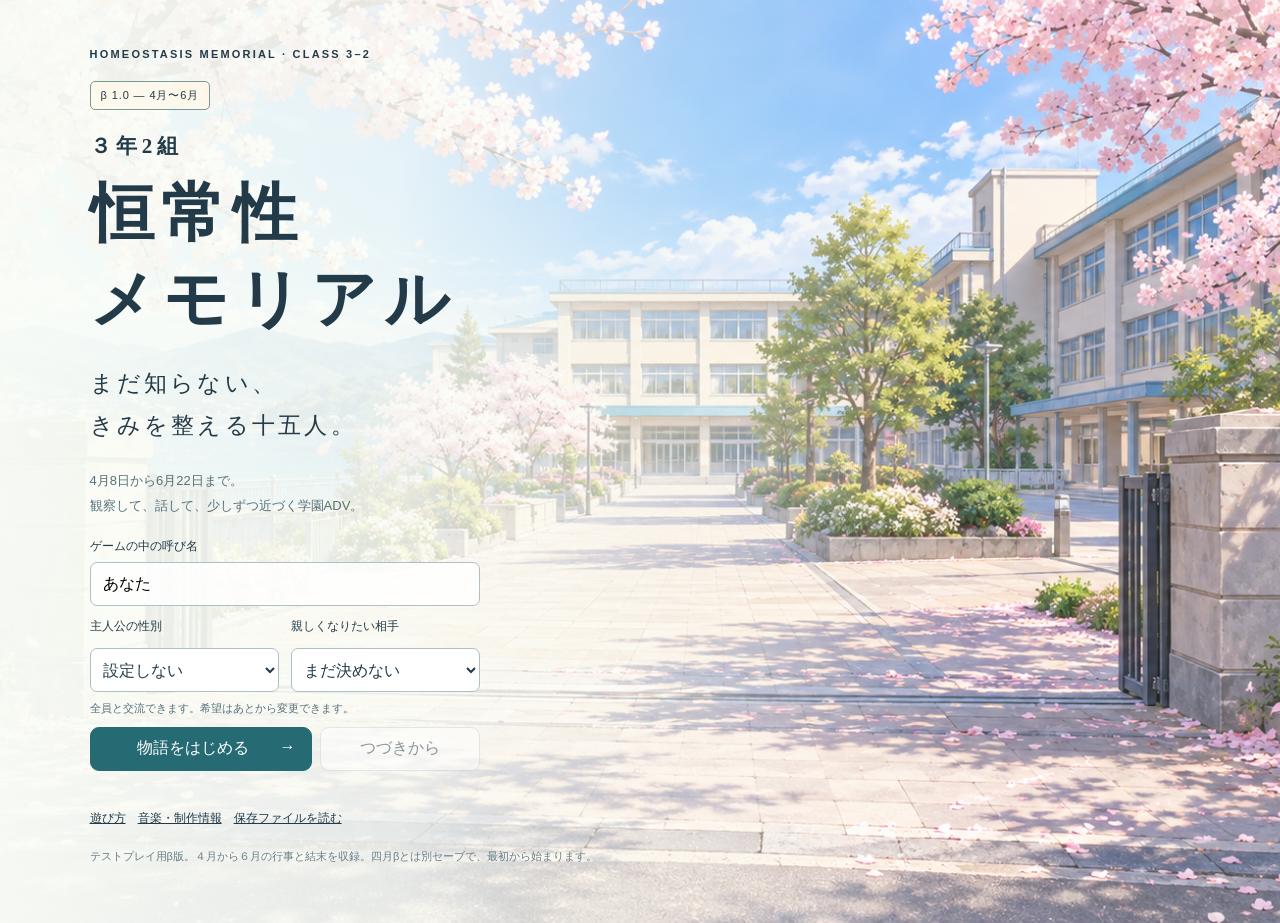
<file: index.html>
<!doctype html><html lang="ja"><head><meta charset="utf-8"><meta name="viewport" content="width=device-width,initial-scale=1,viewport-fit=cover"><meta name="theme-color" content="#193747"><title>３年2組恒常性メモリアル｜4月〜6月編 β</title><link rel="stylesheet" href="style.css"></head><body>
<main id="app">
 <section id="title-screen" aria-labelledby="game-title">
  <div class="title-shade"></div><div class="title-content"><p class="eyebrow">HOMEOSTASIS MEMORIAL · CLASS 3–2</p><span class="beta-label">β 1.0 — 4月〜6月</span><h1 id="game-title"><span>３年2組</span>恒常性<br>メモリアル</h1><p class="tagline">まだ知らない、<br>きみを整える十五人。</p><p class="title-detail">4月8日から6月22日まで。<br>観察して、話して、少しずつ近づく学園ADV。</p>
  <form id="start-form"><label for="player-name">ゲームの中の呼び名</label><input id="player-name" value="あなた" maxlength="12" autocomplete="off"><div class="start-preferences"><label for="player-gender">主人公の性別</label><select id="player-gender"><option value="unset">設定しない</option><option value="male">男子</option><option value="female">女子</option></select><label for="interest">親しくなりたい相手</label><select id="interest"><option value="undecided">まだ決めない</option><option value="all">全員</option><option value="male">男子</option><option value="female">女子</option></select></div><p class="preference-note">全員と交流できます。希望はあとから変更できます。</p><div class="title-buttons"><button class="primary" type="submit">物語をはじめる <span>→</span></button><button id="continue" type="button" disabled>つづきから</button></div></form><p id="title-message" role="status"></p><div class="title-links"><button id="help-title">遊び方</button><button id="credits-title">音楽・制作情報</button><button id="import-title">保存ファイルを読む</button></div><p class="beta-note">テストプレイ用β版。４月から６月の行事と結末を収録。四月βとは別セーブで、最初から始まります。</p></div>
 </section>
 <section id="game-screen" aria-label="ゲーム画面" hidden>
  <div id="background"></div><div class="scene-tint"></div>
  <header class="hud"><div class="date-box"><strong id="date"></strong><span id="period"></span></div><div class="place-box"><span class="beta-pill">3–2 β</span><strong id="place"></strong></div><nav aria-label="ゲームメニュー"><button id="map">地図</button><button id="notebook">手帳</button><button id="history">履歴</button><button id="save">保存</button><button id="settings">設定</button></nav><div id="status" aria-label="現在の状態"></div></header>
  <div id="scene-heading"><span id="chapter-label"></span><h2 id="scene-title"></h2></div>
  <div id="stage" aria-hidden="true"></div>
  <div id="toast" role="status" aria-live="polite"></div>
  <section id="choices" aria-label="選択肢" hidden><h2 id="choice-question"></h2><div id="choice-buttons"></div></section>
  <button id="dialogue" aria-label="会話を進める"><span id="speaker"></span><span id="text"></span><span class="next">タップ / Enter で進む ▾</span></button>
  <section id="activity" class="screen-panel" hidden></section>
  <section id="walk" class="screen-panel" hidden></section>
  <section id="night" class="screen-panel" hidden></section>
  <section id="notice" class="screen-panel compact" hidden></section>
  <section id="quiz" class="screen-panel compact" hidden></section>
  <section id="complete" class="screen-panel compact" hidden></section>
 </section>
</main>
<dialog id="modal"><div class="modal-top"><h2 id="modal-title"></h2><button id="modal-close" aria-label="閉じる">閉じる ×</button></div><div id="modal-body"></div></dialog>
<input id="save-file" type="file" accept="application/json,.json" hidden>
<script src="content.js"></script><script src="engine.js"></script><script src="app.js"></script>
</body></html>
</file>
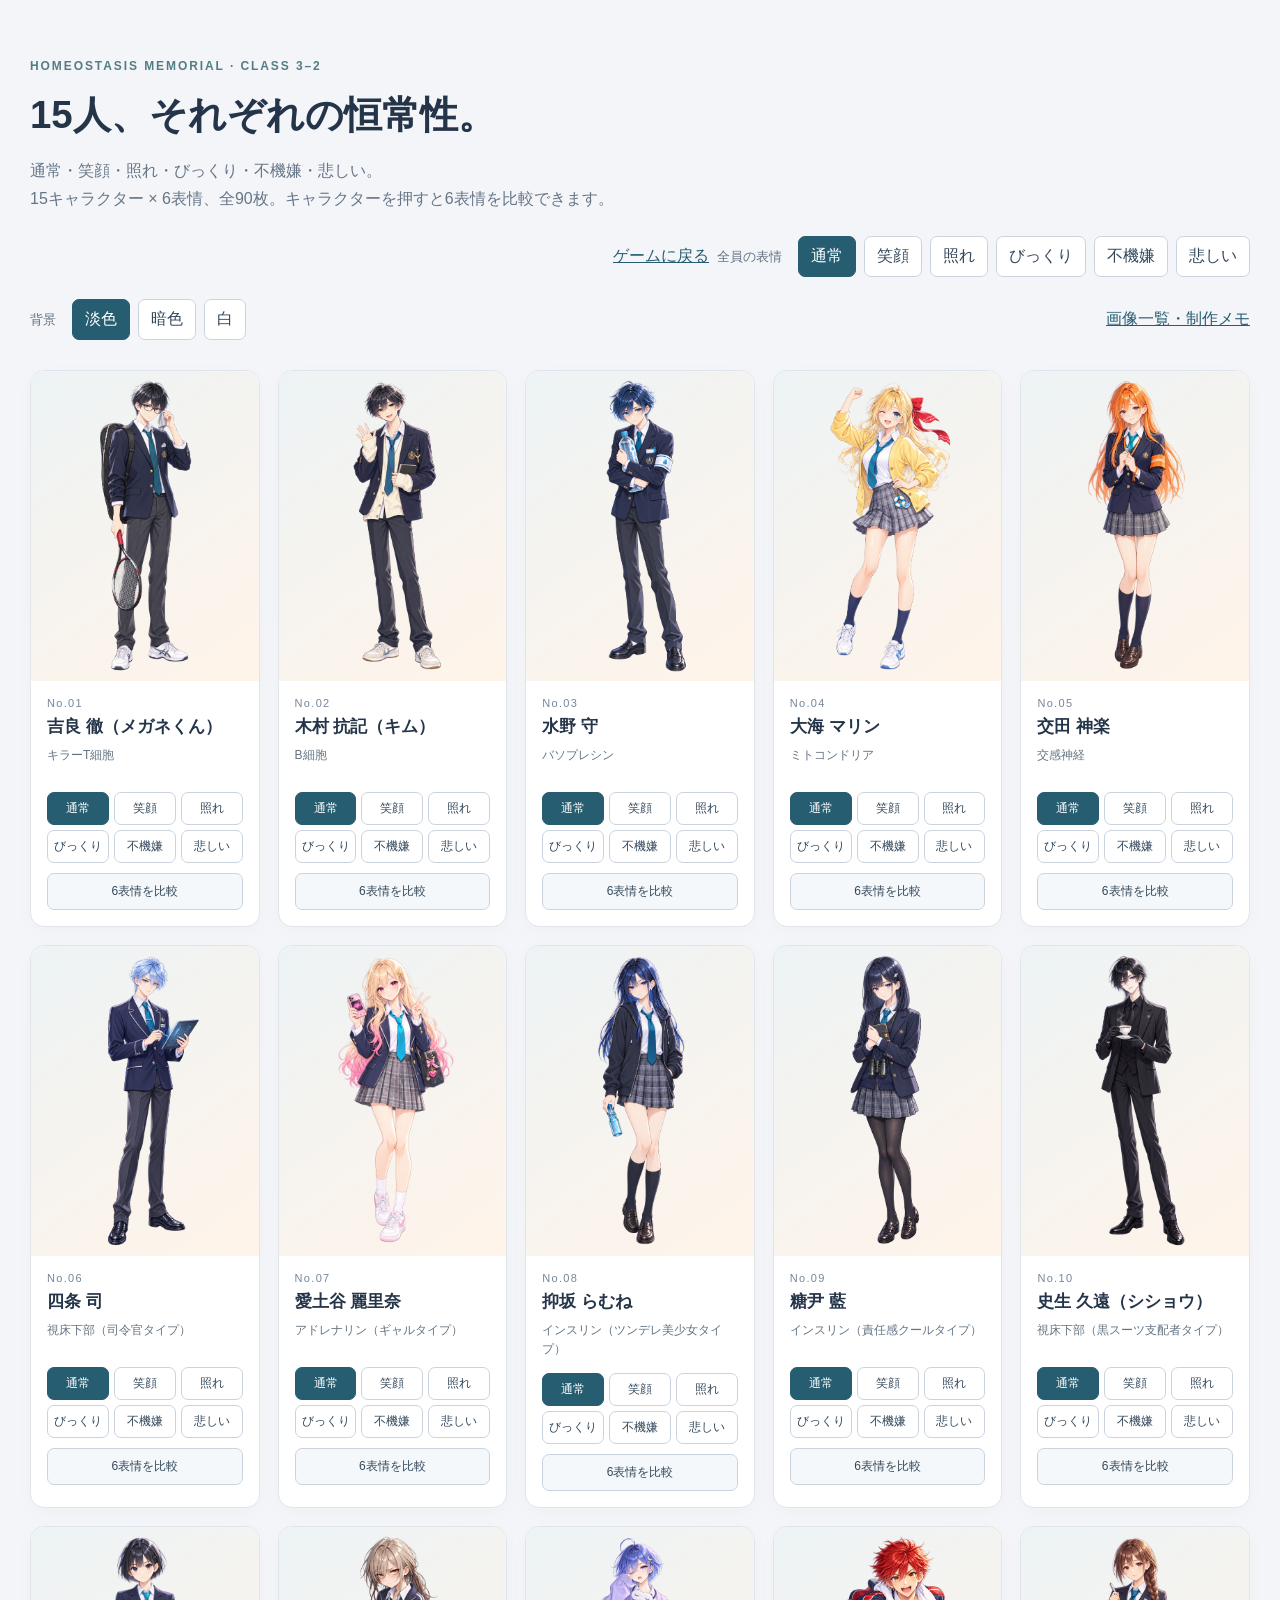
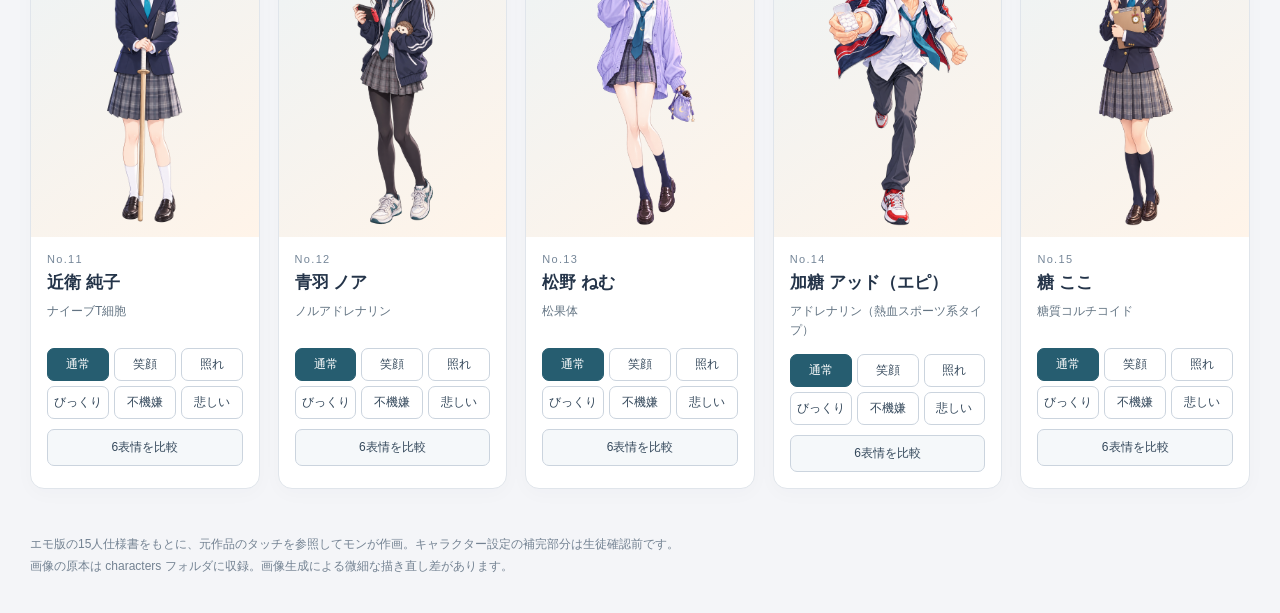
<file: character-gallery.html>
<!doctype html><html lang="ja"><meta charset="utf-8"><meta name="viewport" content="width=device-width, initial-scale=1"><title>３年2組 恒常性メモリアル｜15人のキャラクター一覧</title><style>
:root{font-family:-apple-system,BlinkMacSystemFont,"Hiragino Kaku Gothic ProN",sans-serif;color:#243449;background:#f4f5f8}*{box-sizing:border-box}body{margin:0}header{max-width:1440px;margin:auto;padding:44px 30px 25px}.eyebrow{color:#537d85;font-weight:700;letter-spacing:.16em;font-size:12px}h1{font-size:clamp(25px,3vw,42px);margin:12px 0}header p{color:#667587;line-height:1.8}.toolbar{display:flex;gap:8px;flex-wrap:wrap;align-items:center;margin-top:22px}button,a{touch-action:manipulation}button{font:inherit;cursor:pointer}button:focus-visible,a:focus-visible{outline:3px solid #087c99;outline-offset:3px}.toolbar button,.compare,.expressions button{border:1px solid #cbd4de;background:white;color:#34485b;border-radius:7px;padding:9px 12px}.toolbar button[aria-pressed=true],.expressions button[aria-pressed=true]{background:#265d70;color:white;border-color:#265d70}.toolbar span{font-size:13px;color:#637283;margin-right:8px}.toolbar a{margin-left:auto;color:#265d70}.grid{max-width:1440px;margin:auto;padding:5px 30px 45px;display:grid;grid-template-columns:repeat(5,minmax(0,1fr));gap:18px}article{border:1px solid #e0e5eb;border-radius:14px;background:white;overflow:hidden;box-shadow:0 5px 20px #24344906}.portrait{display:block;width:100%;height:310px;border:0;padding:9px 6px;background:linear-gradient(145deg,#edf3f5,#fff4e9)}.portrait img{height:100%;width:100%;object-fit:contain}.info{padding:16px}.no{font-size:11px;color:#758698;margin:0 0 6px;letter-spacing:.12em}h2{font-size:17px;margin:0 0 7px;line-height:1.4}.motif{font-size:12px;color:#637483;margin:0 0 14px;min-height:32px;line-height:1.6}.expressions{display:grid;grid-template-columns:repeat(3,1fr);gap:5px}.expressions button{padding:7px 2px;font-size:12px}.compare{width:100%;font-size:12px;margin-top:10px;background:#f5f8fa}dialog{border:0;border-radius:16px;width:min(1300px,96vw);max-width:96vw;max-height:94vh;padding:24px;background:#f8fafb;color:#243449}dialog::backdrop{background:#142635bb}.dialoghead{display:flex;justify-content:space-between;align-items:center;gap:15px;margin-bottom:15px}.dialoghead h2{font-size:22px}.dialoghead button{border:1px solid #bcc9d4;background:white;border-radius:7px;padding:9px 15px}.comparison{display:grid;grid-template-columns:repeat(6,minmax(0,1fr));gap:10px}.comparison figure{margin:0;background:white;border-radius:10px;padding:8px}.comparison img{width:100%;height:min(58vh,480px);object-fit:contain;background:#edf2f5}.comparison figcaption{text-align:center;padding:10px;font-size:14px}.comparison a{color:#265d70;font-size:11px;display:block;text-align:center;margin:4px}footer{max-width:1440px;margin:auto;padding:0 30px 35px;font-size:12px;color:#738292;line-height:1.8}body.dark .portrait,body.dark .comparison img{background:#1b2938}body.white .portrait,body.white .comparison img{background:white}@media(max-width:1100px){.grid{grid-template-columns:repeat(3,minmax(0,1fr))}}@media(max-width:650px){header{padding:26px 18px 18px}.grid{grid-template-columns:repeat(2,minmax(0,1fr));gap:10px;padding:0 12px 30px}.portrait{height:270px}.info{padding:11px}h2{font-size:15px}.comparison{grid-template-columns:repeat(2,minmax(0,1fr))}.comparison img{height:300px}.toolbar a{margin-left:0}}@media print{.toolbar,.expressions,.compare{display:none}.grid{grid-template-columns:repeat(5,1fr)}article{break-inside:avoid}.portrait{height:240px}}
</style><header><p class="eyebrow">HOMEOSTASIS MEMORIAL · CLASS 3–2</p><h1>15人、それぞれの恒常性。</h1><p>通常・笑顔・照れ・びっくり・不機嫌・悲しい。<br>15キャラクター × 6表情、全90枚。キャラクターを押すと6表情を比較できます。</p><div class="toolbar"><a href="./">ゲームに戻る</a><span>全員の表情</span><button data-global="normal" aria-pressed="true">通常</button><button data-global="smile" aria-pressed="false">笑顔</button><button data-global="blush" aria-pressed="false">照れ</button><button data-global="surprised" aria-pressed="false">びっくり</button><button data-global="annoyed" aria-pressed="false">不機嫌</button><button data-global="sad" aria-pressed="false">悲しい</button></div><div class="toolbar"><span>背景</span><button id="bg-light" aria-pressed="true">淡色</button><button id="bg-dark" aria-pressed="false">暗色</button><button id="bg-white" aria-pressed="false">白</button><a href="README.md">画像一覧・制作メモ</a></div></header><main class="grid"><article data-id="c01_kira" aria-label="吉良 徹（メガネくん）"><button class="portrait" type="button" aria-label="吉良 徹（メガネくん）の6表情を比較"><img src="assets/characters/c01_kira_normal.png" alt="吉良 徹（メガネくん） 通常" width="941" height="1672"></button><div class="info"><p class="no">No.01</p><h2>吉良 徹（メガネくん）</h2><p class="motif">キラーT細胞</p><div class="expressions"><button type="button" data-e="normal" aria-pressed="true">通常</button><button type="button" data-e="smile" aria-pressed="false">笑顔</button><button type="button" data-e="blush" aria-pressed="false">照れ</button><button type="button" data-e="surprised" aria-pressed="false">びっくり</button><button type="button" data-e="annoyed" aria-pressed="false">不機嫌</button><button type="button" data-e="sad" aria-pressed="false">悲しい</button></div><button class="compare" type="button">6表情を比較</button></div></article><article data-id="c02_kimura" aria-label="木村 抗記（キム）"><button class="portrait" type="button" aria-label="木村 抗記（キム）の6表情を比較"><img src="assets/characters/c02_kimura_normal.png" alt="木村 抗記（キム） 通常" width="941" height="1672"></button><div class="info"><p class="no">No.02</p><h2>木村 抗記（キム）</h2><p class="motif">B細胞</p><div class="expressions"><button type="button" data-e="normal" aria-pressed="true">通常</button><button type="button" data-e="smile" aria-pressed="false">笑顔</button><button type="button" data-e="blush" aria-pressed="false">照れ</button><button type="button" data-e="surprised" aria-pressed="false">びっくり</button><button type="button" data-e="annoyed" aria-pressed="false">不機嫌</button><button type="button" data-e="sad" aria-pressed="false">悲しい</button></div><button class="compare" type="button">6表情を比較</button></div></article><article data-id="c03_mizuno" aria-label="水野 守"><button class="portrait" type="button" aria-label="水野 守の6表情を比較"><img src="assets/characters/c03_mizuno_normal.png" alt="水野 守 通常" width="941" height="1672"></button><div class="info"><p class="no">No.03</p><h2>水野 守</h2><p class="motif">バソプレシン</p><div class="expressions"><button type="button" data-e="normal" aria-pressed="true">通常</button><button type="button" data-e="smile" aria-pressed="false">笑顔</button><button type="button" data-e="blush" aria-pressed="false">照れ</button><button type="button" data-e="surprised" aria-pressed="false">びっくり</button><button type="button" data-e="annoyed" aria-pressed="false">不機嫌</button><button type="button" data-e="sad" aria-pressed="false">悲しい</button></div><button class="compare" type="button">6表情を比較</button></div></article><article data-id="c04_marin" aria-label="大海 マリン"><button class="portrait" type="button" aria-label="大海 マリンの6表情を比較"><img src="assets/characters/c04_marin_normal.png" alt="大海 マリン 通常" width="941" height="1672"></button><div class="info"><p class="no">No.04</p><h2>大海 マリン</h2><p class="motif">ミトコンドリア</p><div class="expressions"><button type="button" data-e="normal" aria-pressed="true">通常</button><button type="button" data-e="smile" aria-pressed="false">笑顔</button><button type="button" data-e="blush" aria-pressed="false">照れ</button><button type="button" data-e="surprised" aria-pressed="false">びっくり</button><button type="button" data-e="annoyed" aria-pressed="false">不機嫌</button><button type="button" data-e="sad" aria-pressed="false">悲しい</button></div><button class="compare" type="button">6表情を比較</button></div></article><article data-id="c05_kagura" aria-label="交田 神楽"><button class="portrait" type="button" aria-label="交田 神楽の6表情を比較"><img src="assets/characters/c05_kagura_normal.png" alt="交田 神楽 通常" width="941" height="1672"></button><div class="info"><p class="no">No.05</p><h2>交田 神楽</h2><p class="motif">交感神経</p><div class="expressions"><button type="button" data-e="normal" aria-pressed="true">通常</button><button type="button" data-e="smile" aria-pressed="false">笑顔</button><button type="button" data-e="blush" aria-pressed="false">照れ</button><button type="button" data-e="surprised" aria-pressed="false">びっくり</button><button type="button" data-e="annoyed" aria-pressed="false">不機嫌</button><button type="button" data-e="sad" aria-pressed="false">悲しい</button></div><button class="compare" type="button">6表情を比較</button></div></article><article data-id="c06_shijo" aria-label="四条 司"><button class="portrait" type="button" aria-label="四条 司の6表情を比較"><img src="assets/characters/c06_shijo_normal.png" alt="四条 司 通常" width="941" height="1672"></button><div class="info"><p class="no">No.06</p><h2>四条 司</h2><p class="motif">視床下部（司令官タイプ）</p><div class="expressions"><button type="button" data-e="normal" aria-pressed="true">通常</button><button type="button" data-e="smile" aria-pressed="false">笑顔</button><button type="button" data-e="blush" aria-pressed="false">照れ</button><button type="button" data-e="surprised" aria-pressed="false">びっくり</button><button type="button" data-e="annoyed" aria-pressed="false">不機嫌</button><button type="button" data-e="sad" aria-pressed="false">悲しい</button></div><button class="compare" type="button">6表情を比較</button></div></article><article data-id="c07_rerina" aria-label="愛土谷 麗里奈"><button class="portrait" type="button" aria-label="愛土谷 麗里奈の6表情を比較"><img src="assets/characters/c07_rerina_normal.png" alt="愛土谷 麗里奈 通常" width="941" height="1672"></button><div class="info"><p class="no">No.07</p><h2>愛土谷 麗里奈</h2><p class="motif">アドレナリン（ギャルタイプ）</p><div class="expressions"><button type="button" data-e="normal" aria-pressed="true">通常</button><button type="button" data-e="smile" aria-pressed="false">笑顔</button><button type="button" data-e="blush" aria-pressed="false">照れ</button><button type="button" data-e="surprised" aria-pressed="false">びっくり</button><button type="button" data-e="annoyed" aria-pressed="false">不機嫌</button><button type="button" data-e="sad" aria-pressed="false">悲しい</button></div><button class="compare" type="button">6表情を比較</button></div></article><article data-id="c08_ramune" aria-label="抑坂 らむね"><button class="portrait" type="button" aria-label="抑坂 らむねの6表情を比較"><img src="assets/characters/c08_ramune_normal.png" alt="抑坂 らむね 通常" width="941" height="1672"></button><div class="info"><p class="no">No.08</p><h2>抑坂 らむね</h2><p class="motif">インスリン（ツンデレ美少女タイプ）</p><div class="expressions"><button type="button" data-e="normal" aria-pressed="true">通常</button><button type="button" data-e="smile" aria-pressed="false">笑顔</button><button type="button" data-e="blush" aria-pressed="false">照れ</button><button type="button" data-e="surprised" aria-pressed="false">びっくり</button><button type="button" data-e="annoyed" aria-pressed="false">不機嫌</button><button type="button" data-e="sad" aria-pressed="false">悲しい</button></div><button class="compare" type="button">6表情を比較</button></div></article><article data-id="c09_ai" aria-label="糖尹 藍"><button class="portrait" type="button" aria-label="糖尹 藍の6表情を比較"><img src="assets/characters/c09_ai_v2_normal.png" alt="糖尹 藍 通常" width="941" height="1672"></button><div class="info"><p class="no">No.09</p><h2>糖尹 藍</h2><p class="motif">インスリン（責任感クールタイプ）</p><div class="expressions"><button type="button" data-e="normal" aria-pressed="true">通常</button><button type="button" data-e="smile" aria-pressed="false">笑顔</button><button type="button" data-e="blush" aria-pressed="false">照れ</button><button type="button" data-e="surprised" aria-pressed="false">びっくり</button><button type="button" data-e="annoyed" aria-pressed="false">不機嫌</button><button type="button" data-e="sad" aria-pressed="false">悲しい</button></div><button class="compare" type="button">6表情を比較</button></div></article><article data-id="c10_shisho" aria-label="史生 久遠（シショウ）"><button class="portrait" type="button" aria-label="史生 久遠（シショウ）の6表情を比較"><img src="assets/characters/c10_shisho_normal.png" alt="史生 久遠（シショウ） 通常" width="941" height="1672"></button><div class="info"><p class="no">No.10</p><h2>史生 久遠（シショウ）</h2><p class="motif">視床下部（黒スーツ支配者タイプ）</p><div class="expressions"><button type="button" data-e="normal" aria-pressed="true">通常</button><button type="button" data-e="smile" aria-pressed="false">笑顔</button><button type="button" data-e="blush" aria-pressed="false">照れ</button><button type="button" data-e="surprised" aria-pressed="false">びっくり</button><button type="button" data-e="annoyed" aria-pressed="false">不機嫌</button><button type="button" data-e="sad" aria-pressed="false">悲しい</button></div><button class="compare" type="button">6表情を比較</button></div></article><article data-id="c11_junko" aria-label="近衛 純子"><button class="portrait" type="button" aria-label="近衛 純子の6表情を比較"><img src="assets/characters/c11_junko_normal.png" alt="近衛 純子 通常" width="941" height="1672"></button><div class="info"><p class="no">No.11</p><h2>近衛 純子</h2><p class="motif">ナイーブT細胞</p><div class="expressions"><button type="button" data-e="normal" aria-pressed="true">通常</button><button type="button" data-e="smile" aria-pressed="false">笑顔</button><button type="button" data-e="blush" aria-pressed="false">照れ</button><button type="button" data-e="surprised" aria-pressed="false">びっくり</button><button type="button" data-e="annoyed" aria-pressed="false">不機嫌</button><button type="button" data-e="sad" aria-pressed="false">悲しい</button></div><button class="compare" type="button">6表情を比較</button></div></article><article data-id="c12_noa" aria-label="青羽 ノア"><button class="portrait" type="button" aria-label="青羽 ノアの6表情を比較"><img src="assets/characters/c12_noa_normal.png" alt="青羽 ノア 通常" width="941" height="1672"></button><div class="info"><p class="no">No.12</p><h2>青羽 ノア</h2><p class="motif">ノルアドレナリン</p><div class="expressions"><button type="button" data-e="normal" aria-pressed="true">通常</button><button type="button" data-e="smile" aria-pressed="false">笑顔</button><button type="button" data-e="blush" aria-pressed="false">照れ</button><button type="button" data-e="surprised" aria-pressed="false">びっくり</button><button type="button" data-e="annoyed" aria-pressed="false">不機嫌</button><button type="button" data-e="sad" aria-pressed="false">悲しい</button></div><button class="compare" type="button">6表情を比較</button></div></article><article data-id="c13_nemu" aria-label="松野 ねむ"><button class="portrait" type="button" aria-label="松野 ねむの6表情を比較"><img src="assets/characters/c13_nemu_normal.png" alt="松野 ねむ 通常" width="941" height="1672"></button><div class="info"><p class="no">No.13</p><h2>松野 ねむ</h2><p class="motif">松果体</p><div class="expressions"><button type="button" data-e="normal" aria-pressed="true">通常</button><button type="button" data-e="smile" aria-pressed="false">笑顔</button><button type="button" data-e="blush" aria-pressed="false">照れ</button><button type="button" data-e="surprised" aria-pressed="false">びっくり</button><button type="button" data-e="annoyed" aria-pressed="false">不機嫌</button><button type="button" data-e="sad" aria-pressed="false">悲しい</button></div><button class="compare" type="button">6表情を比較</button></div></article><article data-id="c14_add" aria-label="加糖 アッド（エピ）"><button class="portrait" type="button" aria-label="加糖 アッド（エピ）の6表情を比較"><img src="assets/characters/c14_add_normal.png" alt="加糖 アッド（エピ） 通常" width="941" height="1672"></button><div class="info"><p class="no">No.14</p><h2>加糖 アッド（エピ）</h2><p class="motif">アドレナリン（熱血スポーツ系タイプ）</p><div class="expressions"><button type="button" data-e="normal" aria-pressed="true">通常</button><button type="button" data-e="smile" aria-pressed="false">笑顔</button><button type="button" data-e="blush" aria-pressed="false">照れ</button><button type="button" data-e="surprised" aria-pressed="false">びっくり</button><button type="button" data-e="annoyed" aria-pressed="false">不機嫌</button><button type="button" data-e="sad" aria-pressed="false">悲しい</button></div><button class="compare" type="button">6表情を比較</button></div></article><article data-id="c15_koko" aria-label="糖 ここ"><button class="portrait" type="button" aria-label="糖 ここの6表情を比較"><img src="assets/characters/c15_koko_normal.png" alt="糖 ここ 通常" width="941" height="1672"></button><div class="info"><p class="no">No.15</p><h2>糖 ここ</h2><p class="motif">糖質コルチコイド</p><div class="expressions"><button type="button" data-e="normal" aria-pressed="true">通常</button><button type="button" data-e="smile" aria-pressed="false">笑顔</button><button type="button" data-e="blush" aria-pressed="false">照れ</button><button type="button" data-e="surprised" aria-pressed="false">びっくり</button><button type="button" data-e="annoyed" aria-pressed="false">不機嫌</button><button type="button" data-e="sad" aria-pressed="false">悲しい</button></div><button class="compare" type="button">6表情を比較</button></div></article></main><footer>エモ版の15人仕様書をもとに、元作品のタッチを参照してモンが作画。キャラクター設定の補完部分は生徒確認前です。<br>画像の原本は characters フォルダに収録。画像生成による微細な描き直し差があります。</footer><dialog aria-labelledby="dialog-title"><div class="dialoghead"><h2 id="dialog-title"></h2><button id="close-dialog">閉じる</button></div><div class="comparison"></div></dialog><script>
const expressions={normal:'通常',smile:'笑顔',blush:'照れ',surprised:'びっくり',annoyed:'不機嫌',sad:'悲しい'};
const cast=[{"id": "c01_kira", "name": "吉良 徹（メガネくん）"}, {"id": "c02_kimura", "name": "木村 抗記（キム）"}, {"id": "c03_mizuno", "name": "水野 守"}, {"id": "c04_marin", "name": "大海 マリン"}, {"id": "c05_kagura", "name": "交田 神楽"}, {"id": "c06_shijo", "name": "四条 司"}, {"id": "c07_rerina", "name": "愛土谷 麗里奈"}, {"id": "c08_ramune", "name": "抑坂 らむね"}, {"id": "c09_ai", "name": "糖尹 藍"}, {"id": "c10_shisho", "name": "史生 久遠（シショウ）"}, {"id": "c11_junko", "name": "近衛 純子"}, {"id": "c12_noa", "name": "青羽 ノア"}, {"id": "c13_nemu", "name": "松野 ねむ"}, {"id": "c14_add", "name": "加糖 アッド（エピ）"}, {"id": "c15_koko", "name": "糖 ここ"}];
const cards=[...document.querySelectorAll('article')];
function setExpression(card,e){const c=cast.find(c=>c.id===card.dataset.id);const img=card.querySelector('img');img.src=`assets/characters/${c.id}${c.id==='c09_ai'?'_v2':''}_${e}.png`;img.alt=`${c.name} ${expressions[e]}`;card.querySelectorAll('[data-e]').forEach(b=>b.setAttribute('aria-pressed',b.dataset.e===e));}
function compare(card){const c=cast.find(c=>c.id===card.dataset.id);document.getElementById('dialog-title').textContent=c.name+'｜6表情';document.querySelector('.comparison').innerHTML=Object.entries(expressions).map(([e,label])=>`<figure><img src="assets/characters/${c.id}${c.id==='c09_ai'?'_v2':''}_${e}.png" alt="${c.name} ${label}"><figcaption>${label}</figcaption><a href="assets/characters/${c.id}${c.id==='c09_ai'?'_v2':''}_${e}.png" download>PNGを保存</a></figure>`).join('');document.querySelector('dialog').showModal();}
cards.forEach(card=>{card.querySelectorAll('[data-e]').forEach(b=>b.addEventListener('click',()=>setExpression(card,b.dataset.e)));card.querySelector('.portrait').addEventListener('click',()=>compare(card));card.querySelector('.compare').addEventListener('click',()=>compare(card));});
document.querySelectorAll('[data-global]').forEach(b=>b.addEventListener('click',()=>{cards.forEach(card=>setExpression(card,b.dataset.global));document.querySelectorAll('[data-global]').forEach(x=>x.setAttribute('aria-pressed',x===b));}));
for(const color of ['light','dark','white'])document.getElementById('bg-'+color).addEventListener('click',()=>{document.body.className=color;for(const v of ['light','dark','white'])document.getElementById('bg-'+v).setAttribute('aria-pressed',v===color);});
document.getElementById('close-dialog').addEventListener('click',()=>document.querySelector('dialog').close());
</script></html>
</file>
<file: style.css>
:root{font-family:-apple-system,BlinkMacSystemFont,"Hiragino Kaku Gothic ProN","Yu Gothic",sans-serif;color:#233b49;background:#172b38;--ink:#233b49;--muted:#657985;--teal:#266b74;--line:#cbd9de;--glass:rgba(249,253,253,.96)}*{box-sizing:border-box}body{margin:0}button,input{font:inherit}button{cursor:pointer;touch-action:manipulation;min-height:44px}button:disabled{opacity:.5;cursor:default}button:focus-visible,input:focus-visible,a:focus-visible{outline:3px solid #d18037;outline-offset:3px}button{border:1px solid var(--line);background:#fff;color:var(--ink);border-radius:9px;padding:10px 16px;transition:background .15s,transform .15s}button:hover:not(:disabled){background:#eef5f5}button:active:not(:disabled){transform:translateY(1px)}button.primary{background:var(--teal);color:white;border-color:var(--teal)}button.primary:hover{background:#1c5860}a{color:#246a75}[hidden]{display:none!important}h1,h2,p{margin-top:0}.eyebrow{font-size:11px;letter-spacing:.2em;font-weight:700}.beta-label,.beta-pill{font-size:11px;letter-spacing:.08em;display:inline-block;padding:6px 10px;border:1px solid #789995;border-radius:5px}.beta-label{margin:10px 0 22px;background:#fff8e8ba}.beta-pill{padding:3px 6px;color:#315e64}#title-screen{min-height:100dvh;position:relative;display:flex;align-items:center;background:#d2e1e3 url('assets/backgrounds/gate.png') center/cover no-repeat}.title-shade{position:absolute;inset:0;background:linear-gradient(90deg,rgba(250,253,247,.97),rgba(250,253,247,.86) 31%,rgba(250,253,247,.12) 75%)}.title-content{position:relative;padding:48px clamp(25px,7vw,105px);max-width:760px}h1{font-family:"Hiragino Mincho ProN","Yu Mincho",serif;font-weight:700;font-size:clamp(40px,5vw,70px);line-height:1.35;letter-spacing:.12em;margin:0 0 20px}h1>span{display:block;font-size:.33em;letter-spacing:.24em;margin-bottom:10px}.tagline{font-family:"Hiragino Mincho ProN","Yu Mincho",serif;font-size:23px;line-height:1.8;letter-spacing:.14em}.title-detail{font-size:13px;color:#56707b;line-height:1.9}#start-form{max-width:390px;margin:20px 0 0}#start-form label{font-size:12px;display:block;margin-bottom:7px}input[type=text],#player-name{border:1px solid #aebfc6;border-radius:7px;padding:12px;background:#ffffffd9;min-height:44px;width:100%}.title-buttons{display:grid;grid-template-columns:1.4fr 1fr;gap:8px;margin-top:10px}.title-buttons span{float:right}.title-links{display:flex;gap:12px;flex-wrap:wrap}.title-links button{background:transparent;border:0;padding:4px 0;text-decoration:underline;font-size:12px;min-height:36px}.beta-note{font-size:11px;color:#697f86;margin-top:12px}#title-message{font-size:12px;min-height:18px;color:#8a463e}#game-screen{height:100dvh;min-height:600px;position:relative;overflow:hidden}#background,.scene-tint{position:absolute;inset:0;background-position:center;background-size:cover;transition:background-image .4s}.scene-tint{background:linear-gradient(#21374414,transparent 35%,#10293633)}.hud{position:absolute;top:16px;left:20px;right:20px;z-index:10;background:rgba(250,253,253,.94);border:1px solid #ffffffaa;border-radius:14px;padding:12px 18px;display:flex;align-items:center;gap:20px;flex-wrap:wrap;box-shadow:0 6px 25px #162e3d18}.date-box{display:flex;align-items:baseline;gap:12px}.date-box strong{font-size:21px;letter-spacing:.04em}.date-box span{font-size:12px;color:var(--muted)}.place-box{display:flex;align-items:center;gap:10px}.place-box strong{font-size:14px}.hud nav{margin-left:auto;display:flex;gap:5px}.hud nav button{font-size:12px;padding:7px 11px;min-height:38px;background:#ffffff80}#status{display:flex;gap:18px;font-size:11px;align-items:center;width:100%;border-top:1px solid #dce5e8;padding-top:8px;color:#59717b}#status strong{font-size:12px;margin-left:5px;color:#284d59}#status .progress-info{margin-left:auto}#scene-heading{position:absolute;top:145px;left:30px;z-index:3;color:#fff;text-shadow:0 2px 10px #193f5f99}#scene-heading>span{font-size:10px;letter-spacing:.2em}#scene-heading h2{font-family:"Hiragino Mincho ProN","Yu Mincho",serif;font-size:22px;letter-spacing:.07em;margin-top:7px}#stage{position:absolute;inset:155px 0 165px;display:flex;align-items:flex-end;justify-content:center;gap:0;pointer-events:none;z-index:2}.actor{position:relative;height:100%;width:31%;max-width:400px;display:flex;justify-content:center;align-items:flex-end;filter:brightness(.80) saturate(.85);transition:filter .2s,opacity .2s;opacity:.96}.actor.speaking{filter:brightness(1);opacity:1}.actor img{object-fit:contain;object-position:center bottom;max-width:100%;height:var(--height);max-height:100%;width:auto;filter:drop-shadow(0 7px 14px #132f3b30)}.actor.solo{width:52%;max-width:500px}#dialogue{position:absolute;left:clamp(14px,5vw,80px);right:clamp(14px,5vw,80px);bottom:24px;width:calc(100% - clamp(28px,10vw,160px));z-index:5;text-align:left;background:var(--glass);border:1px solid #ffffffbd;border-radius:14px;padding:22px 30px 26px;box-shadow:0 10px 45px #13374d30;min-height:139px;backdrop-filter:blur(12px)}#dialogue:hover{background:rgba(255,255,255,.98)}#speaker{display:block;font-size:13px;font-weight:700;color:#38727d;margin-bottom:12px;letter-spacing:.08em}#text{font-size:clamp(16px,1.55vw,20px);line-height:1.95;letter-spacing:.035em;display:block;white-space:pre-wrap;overflow-wrap:anywhere;padding-bottom:10px}.next{position:absolute;bottom:9px;right:22px;color:#78909a;font-size:10px}#choices{position:absolute;z-index:7;bottom:185px;left:50%;transform:translateX(-50%);width:min(680px,90vw);background:#f8fcfbed;padding:16px;border-radius:13px;box-shadow:0 8px 40px #1b3d4e30}#choices h2{font-size:14px;font-weight:600;margin:0 0 10px;text-align:center}#choice-buttons{display:grid;gap:8px}#choice-buttons button{font-size:15px;line-height:1.6;text-align:left;padding:12px 18px}#choice-buttons button>span{font-size:11px;color:#678289;margin-right:12px}#toast{position:absolute;z-index:15;left:50%;top:130px;transform:translateX(-50%);background:#1f5364ed;color:#fff;padding:11px 20px;border-radius:9px;font-size:13px;max-width:90vw;opacity:0;pointer-events:none;transition:opacity .2s}#toast.show{opacity:1}.screen-panel{position:absolute;z-index:6;top:143px;bottom:22px;left:clamp(14px,5vw,80px);right:clamp(14px,5vw,80px);background:var(--glass);border:1px solid #ffffffb0;border-radius:15px;padding:25px;overflow:auto;box-shadow:0 8px 30px #183b4b30}.screen-panel.compact{max-width:790px;left:50%;right:auto;transform:translateX(-50%);width:calc(100% - 30px);height:fit-content;max-height:calc(100dvh - 180px);bottom:auto;top:160px}.panel-head{display:flex;align-items:start;justify-content:space-between;gap:16px}.panel-head h2{font-family:"Hiragino Mincho ProN","Yu Mincho",serif;font-size:25px;margin-bottom:8px}.panel-head p,.muted{font-size:13px;line-height:1.8;color:var(--muted)}.places{display:grid;grid-template-columns:repeat(3,minmax(0,1fr));gap:14px}.location{border:1px solid #dae4e7;background:white;border-radius:10px;overflow:hidden}.location-art{height:92px;position:relative;background-size:cover;background-position:center}.location-art h3{position:absolute;bottom:0;left:0;right:0;margin:0;padding:17px 12px 8px;color:white;font-size:15px;background:linear-gradient(transparent,#103344bb);text-shadow:0 2px 8px #0009}.location-body{padding:10px;display:grid;gap:7px}.person{display:flex;align-items:center;gap:8px;text-align:left;padding:6px 9px;font-size:13px;border-color:#e0e7e9;width:100%}.face{width:36px;height:44px;flex-shrink:0;background:#edf2f4;border-radius:6px;object-fit:cover;object-position:50% 3%}.person small{display:block;font-size:10px;color:#788c94;margin-top:3px}.actions{display:flex;gap:8px;flex-wrap:wrap;margin-top:15px}.actions button{flex:1}.contact-list{display:grid;grid-template-columns:repeat(3,1fr);gap:9px}.summary-list{padding:14px 20px;background:#ecf3f3;border-radius:9px;line-height:2;font-size:14px}.summary-copy{font-size:16px;line-height:1.9}.q-options{display:grid;gap:10px;margin-top:22px}.q-options button{text-align:left;line-height:1.6;padding:13px}.quiz-feedback{padding:13px;background:#eaf3ed;border-radius:8px;font-size:14px;line-height:1.8}.complete-banner{color:#286e73;letter-spacing:.1em;font-size:12px}.result-stat{display:flex;gap:8px;flex-wrap:wrap;margin:20px 0}.result-stat span{background:#e8f1f1;padding:9px 12px;border-radius:8px;font-size:13px}dialog{border:0;border-radius:15px;padding:0;width:min(1040px,94vw);max-height:90dvh;color:var(--ink);background:#f8fbfb;box-shadow:0 18px 70px #0c293a44}dialog::backdrop{background:#102a3cd1;backdrop-filter:blur(5px)}.modal-top{display:flex;justify-content:space-between;align-items:center;gap:12px;padding:18px 23px;background:white;border-bottom:1px solid #dfe8e9;position:sticky;top:0;z-index:2}.modal-top h2{font-size:20px;margin:0}.modal-top button{font-size:12px}#modal-body{padding:23px}.notebook-grid{display:grid;grid-template-columns:repeat(3,1fr);gap:10px}.notebook-card{padding:12px;border-radius:10px;background:white;border:1px solid #d8e4e7;display:flex;gap:12px;text-align:left;align-items:center}.notebook-card .face{width:54px;height:66px}.notebook-card strong{font-size:14px}.notebook-card small{display:block;font-size:11px;color:var(--muted);margin-top:6px}.profile{display:grid;grid-template-columns:210px 1fr;gap:24px}.profile-art{width:100%;max-height:420px;object-fit:contain;background:#eaf2f4;border-radius:12px}.profile h3{font-family:serif;font-size:25px}.profile p,.profile li{font-size:14px;line-height:1.9}.clues{padding-left:22px}.guess-options{display:grid;grid-template-columns:repeat(2,1fr);gap:7px}.guess-options button{font-size:12px}.note-result{padding:13px;background:#e8f3f1;border-radius:9px;font-size:14px;line-height:1.9;margin:14px 0}.history-line{padding:10px 0;border-bottom:1px solid #dee7e9;font-size:14px;line-height:1.8}.history-line strong{color:#377783;font-size:12px}.history-line p{margin:4px 0}.help-copy{line-height:2;font-size:14px}.help-copy li{margin:10px 0}.settings-row{margin:18px 0;display:flex;align-items:center;gap:15px}.settings-row label{min-width:100px;font-size:14px}input[type=range]{width:min(380px,55vw);height:44px}#modal-body textarea{width:100%;min-height:100px;border:1px solid var(--line);border-radius:8px;padding:12px;font:inherit}body.reduced *{transition:none!important;animation:none!important}.credits{line-height:1.9;font-size:14px}.credits h3{font-size:16px;margin-top:25px}
@media(max-width:1050px){.hud{gap:8px;padding:10px 13px}.hud nav button{padding:7px 9px}.date-box strong{font-size:18px}.places{grid-template-columns:repeat(2,1fr)}.location-art{height:76px}.contact-list{grid-template-columns:repeat(2,1fr)}.hud .place-box strong{font-size:12px}.place-box{gap:5px}}
@media(max-width:650px){#title-screen{background-position:62% center}.title-shade{background:linear-gradient(90deg,#f8fcf5f5,#f8fcf5d9 67%,#f8fcf54d)}.title-content{padding:30px 24px}.tagline{font-size:20px}h1{font-size:44px}.title-detail{font-size:12px}#game-screen{min-height:560px}.hud{top:8px;left:8px;right:8px;padding:8px 10px;gap:5px}.date-box{gap:6px}.date-box strong{font-size:17px}.place-box{margin-left:auto}.hud nav{width:100%;justify-content:space-between;margin:3px 0 0}.hud nav button{min-height:34px;flex:1;font-size:11px}.hud #status{gap:10px;font-size:10px;padding-top:6px}.progress-info{display:none}#scene-heading{top:148px;left:17px}#scene-heading h2{font-size:18px}#stage{top:190px;bottom:177px}.actor{width:33.33%;}.actor.solo{width:80%}#dialogue{bottom:12px;left:10px;right:10px;width:calc(100% - 20px);padding:17px 18px 24px;min-height:156px}#speaker{margin-bottom:8px;font-size:12px}#text{font-size:16px;line-height:1.85}#choices{bottom:185px;padding:12px;width:calc(100% - 22px)}#choices h2{font-size:12px}#choice-buttons button{font-size:14px;padding:10px}.screen-panel{top:148px;bottom:12px;left:10px;right:10px;padding:17px}.screen-panel.compact{top:155px;max-height:calc(100dvh - 168px)}.places{gap:8px}.location-art{height:66px}.location-art h3{font-size:13px}.location-body{padding:7px}.person{font-size:11px;padding:5px;gap:5px}.person small{font-size:9px}.face{width:30px;height:38px}.actions button{font-size:12px}.panel-head h2{font-size:21px}.panel-head p{font-size:12px}.notebook-grid{grid-template-columns:repeat(2,1fr);gap:7px}.notebook-card{padding:9px;gap:7px}.notebook-card .face{width:34px;height:45px}.notebook-card strong{font-size:12px}.notebook-card small{font-size:10px}.profile{grid-template-columns:90px 1fr;gap:12px}.profile h3{font-size:20px}.profile p,.profile li{font-size:13px}.profile-art{max-height:220px}.guess-options{grid-template-columns:1fr}.modal-top{padding:13px}#modal-body{padding:16px}.modal-top h2{font-size:17px}.contact-list{gap:7px}#toast{top:155px;font-size:12px;width:90%;text-align:center}.result-stat span{font-size:12px}}
@media(max-height:650px) and (min-width:651px){.hud{top:7px;padding:7px 12px}.hud nav button{min-height:32px}.hud #status{padding-top:4px}#scene-heading{top:115px}#scene-heading h2{font-size:17px}#stage{top:135px;bottom:131px}#dialogue{bottom:10px;min-height:114px;padding:15px 22px 22px}#text{font-size:16px;line-height:1.7}#speaker{margin-bottom:6px}#choices{bottom:134px;padding:10px}#choice-buttons{gap:5px}#choice-buttons button{padding:8px 12px}#choices h2{margin-bottom:6px}.screen-panel{top:113px}.screen-panel.compact{top:120px;max-height:calc(100dvh - 135px)}}
/* β 0.2: keep the original full-resolution artwork; frame its upper body in scenes. */
#stage{overflow:hidden}
#stage .actor{overflow:hidden;align-items:flex-start}
#stage .actor img{position:absolute;top:0;left:50%;transform:translateX(-50%);height:225%;max-height:none;max-width:none;width:auto;object-fit:contain;object-position:50% 0}
#stage .actor.solo{width:65%;max-width:680px}
.start-preferences{display:grid;grid-template-columns:1fr 1fr;gap:6px 12px;margin-top:12px}
.start-preferences label{font-size:12px;margin:0;align-self:end}
.start-preferences label[for=interest]{grid-column:2;grid-row:1}
.start-preferences select{grid-row:2}
select{font:inherit;color:var(--ink);background:white;border:1px solid #aebfc6;border-radius:7px;padding:8px;min-height:44px;max-width:100%}
.preference-note{font-size:11px;line-height:1.5;color:#56707b;margin:8px 0 0}
.preference-settings{border-bottom:1px solid #dce5e8;margin-bottom:16px}
@media(max-width:650px){#stage .actor.solo{width:90%}#stage .actor img{height:220%}.title-content{padding-top:25px;padding-bottom:25px}}

/* Portraits may overlap naturally: never crop them at column boundaries. */
#stage .actor{overflow:visible;z-index:1}
#stage .actor.speaking{z-index:2}
/* Keep portrait canvases within their share of the screen while allowing overlap. */
#stage .actor img{height:min(225%, 59vw)}
#stage .actor.solo img{height:min(225%, 115vw)}
@media(max-width:650px){#stage .actor img{height:min(220%, 59vw)}#stage .actor.solo img{height:min(220%, 145vw)}}
.activity-grid{display:grid;grid-template-columns:repeat(3,minmax(0,1fr));gap:12px;margin:14px 0}
.activity-choice{display:flex;flex-direction:column;align-items:flex-start;text-align:left;gap:8px;padding:16px;background:white}
.activity-choice strong{font-size:15px}.activity-choice small{font-size:12px;color:#56717a}
#status{flex-wrap:wrap;row-gap:6px}.contact-list+.primary{margin-top:16px}
@media(max-width:650px){.activity-grid{grid-template-columns:repeat(2,minmax(0,1fr));gap:8px}.activity-choice{padding:11px}.activity-choice strong{font-size:13px}}
/* Conversation stage: upper-body framing with the active speaker in front. */
#stage .actor{overflow:visible;z-index:1;filter:grayscale(1) brightness(.72);opacity:.92;transform:translateY(2%) scale(.92);transform-origin:center top;transition:filter .2s,transform .2s,opacity .2s}
#stage .actor.speaking{z-index:3;filter:none;opacity:1;transform:translateY(0) scale(1)}
#stage .actor img{height:175%;max-height:none;max-width:none}
#stage[data-count="2"] .actor img{height:190%}
#stage .actor.solo img{height:205%}
@media(max-width:650px){#stage .actor img{height:175%}#stage[data-count="2"] .actor img{height:190%}#stage .actor.solo img{height:205%}}
</file>
